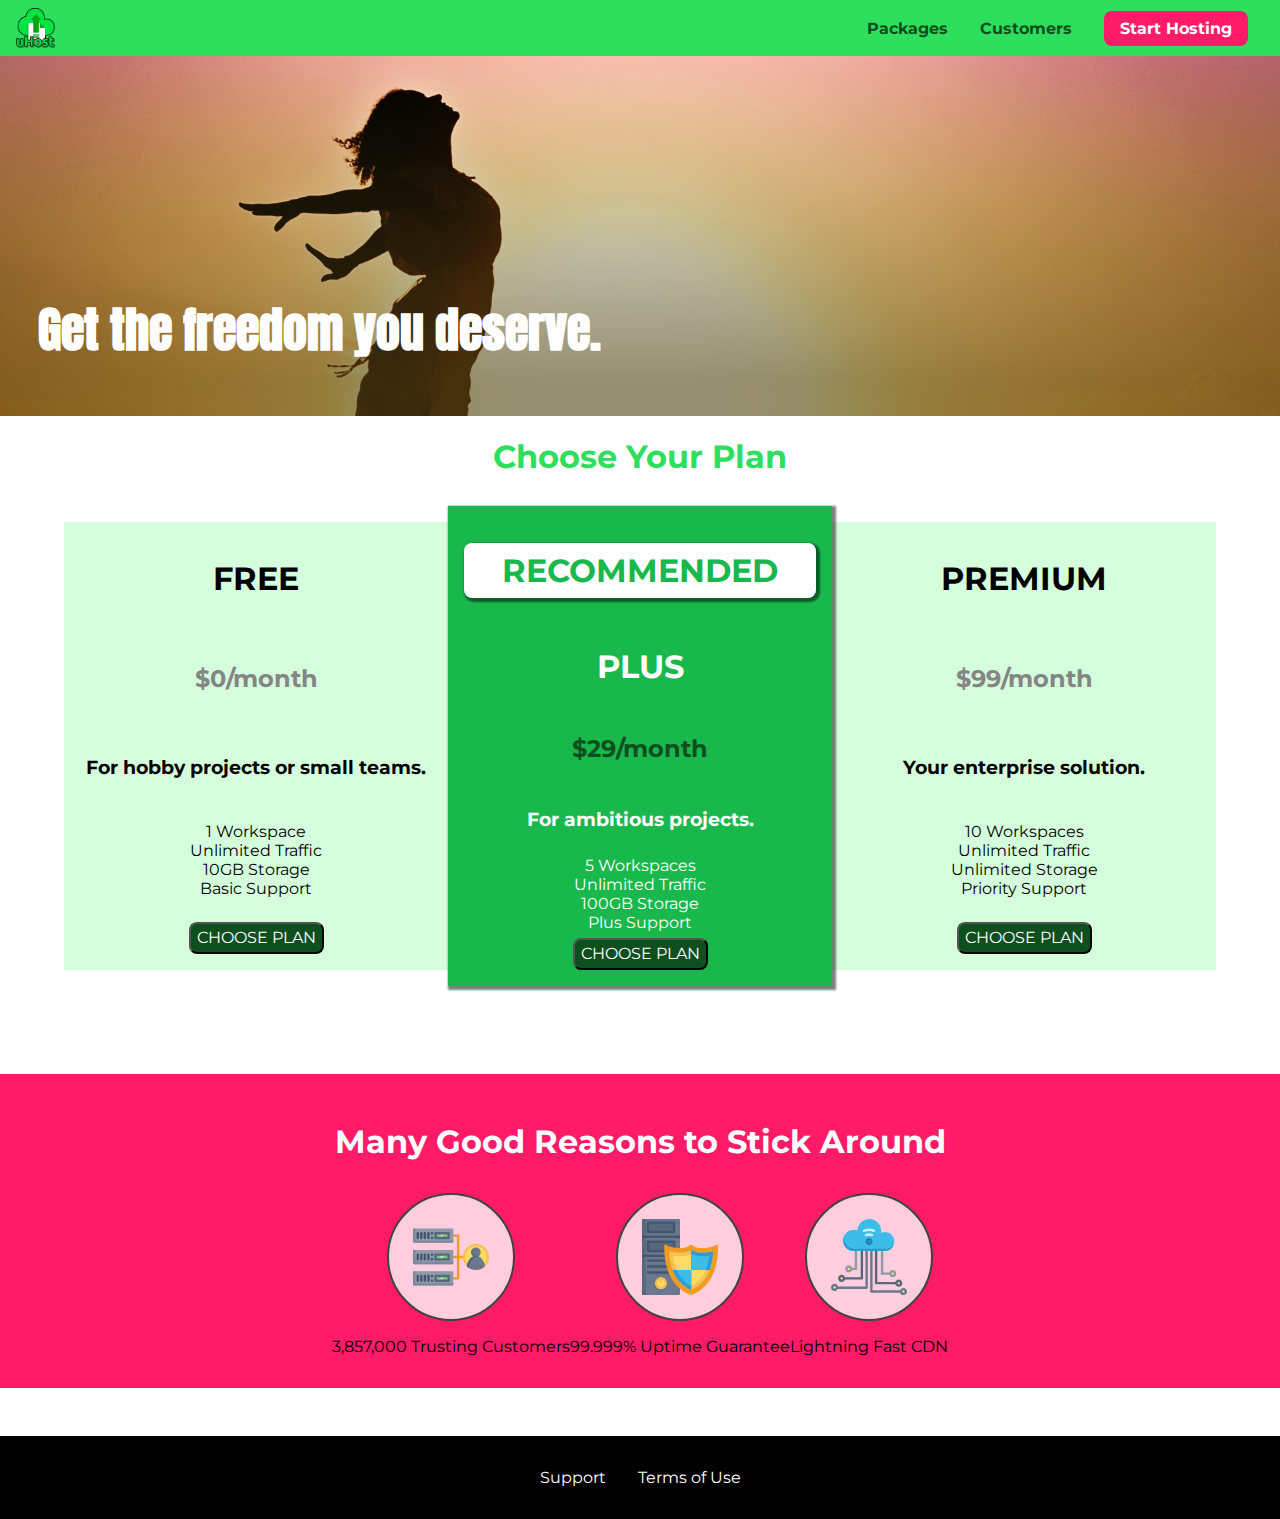
<file: index.html>
<!DOCTYPE html>
<html lang="en">
  <head>
    <meta charset="UTF-8" />
    <meta http-equiv="X-UA-Compatible" content="ie=edge" />
    <meta name="viewport" content="width=device-width, initial-scale=1.0" />
    <title>uHost</title>
    <link rel="shortcut icon" href="favicon.png" />
    <link rel="stylesheet" href="main.css" />
    <link rel="stylesheet" href="shared.css" />
  </head>

  <body>
    <div class="backdrop"></div>
    <div class="modal">
      <h1 class="modal__title">Do You Want To Continue?</h1>
      <div class="modal__actions">
        <a href="start-hosting/index.html" class="modal__action">Yes!</a>
        <button class="modal_action modal__action--negative" type="button">
          No!
        </button>
      </div>
    </div>
    <header class="main-header">
      <div>
        <button class="toggle-button">
          <span class="toggle-button__bar"></span>
          <span class="toggle-button__bar"></span>
          <span class="toggle-button__bar"></span>
        </button>
        <a href="index.html" class="main-header__brand">
          <img src="images/uhost-icon.png" alt="" />
        </a>
      </div>
      <nav class="main-nav">
        <ul class="main-nav__items">
          <li class="main-nav__item">
            <a href="packages/index.html">Packages</a>
          </li>
          <li class="main-nav__item">
            <a href="customers/index.html">Customers</a>
          </li>
          <li class="main-nav__item main-nav__item--cta">
            <a href="start-hosting/index.html">Start Hosting</a>
          </li>
        </ul>
      </nav>
    </header>
    <nav class="mobile-nav">
      <ul class="mobile-nav__items">
        <li class="mobile-nav__item">
          <a href="packages/index.html">Packages</a>
        </li>
        <li class="mobile-nav__item">
          <a href="customers/index.html">Customers</a>
        </li>
        <li class="mobile-nav__item mobile-nav__item--cta">
          <a href="start-hosting/index.html">Start Hosting</a>
        </li>
      </ul>
    </nav>
    <main>
      <section id="product-overview">
        <h1>Get the freedom you deserve.</h1>
      </section>
      <section id="plans">
        <h1 class="section-title">Choose Your Plan</h1>
        <div class="plan__list">
          <article class="plan">
            <h1 class="plan__item">FREE</h1>
            <h2 class="plan__price">$0/month</h2>
            <h3>For hobby projects or small teams.</h3>
            <ul class="plan__features">
              <li>1 Workspace</li>
              <li>Unlimited Traffic</li>
              <li>10GB Storage</li>
              <li>Basic Support</li>
            </ul>
            <div>
              <button class="plan__button">CHOOSE PLAN</button>
            </div>
          </article>
          <article class="plan plan--highlighted">
            <h1 class="plan__annotation">RECOMMENDED</h1>
            <h1 class="plan__item">PLUS</h1>
            <h2 class="plan__price">$29/month</h2>
            <h3>For ambitious projects.</h3>
            <ul class="plan__features">
              <li>5 Workspaces</li>
              <li>Unlimited Traffic</li>
              <li>100GB Storage</li>
              <li>Plus Support</li>
            </ul>
            <div>
              <button class="plan__button">CHOOSE PLAN</button>
            </div>
          </article>
          <article class="plan">
            <h1 class="plan__item">PREMIUM</h1>
            <h2 class="plan__price">$99/month</h2>
            <h3>Your enterprise solution.</h3>
            <ul class="plan__features">
              <li>10 Workspaces</li>
              <li>Unlimited Traffic</li>
              <li>Unlimited Storage</li>
              <li>Priority Support</li>
            </ul>
            <div>
              <button class="plan__button">CHOOSE PLAN</button>
            </div>
          </article>
        </div>
      </section>
      <section id="key-features">
        <h1 class="section-title">Many Good Reasons to Stick Around</h1>
        <ul class="key-feature__list">
          <li>
            <div class="key-feature__image">
              <svg viewBox="0 0 512 512">
                <path
                  style="fill: #f09b24"
                  d="M344,248h-32V112c0-4.418-3.582-8-8-8h-40c-4.418,0-8,3.582-8,8s3.582,8,8,8h32v128h-32  c-4.418,0-8,3.582-8,8s3.582,8,8,8h32v128h-32c-4.418,0-8,3.582-8,8s3.582,8,8,8h40c4.418,0,8-3.582,8-8V264h32c4.418,0,8-3.582,8-8  S348.418,248,344,248z"
                />
                <path
                  style="fill: #8e9aa9"
                  d="M264,64H8c-4.418,0-8,3.582-8,8v80c0,4.418,3.582,8,8,8h256c4.418,0,8-3.582,8-8V72  C272,67.582,268.418,64,264,64z"
                />
                <path
                  style="fill: #7c899b"
                  d="M24,144c-4.418,0-8-3.582-8-8V64H8c-4.418,0-8,3.582-8,8v80c0,4.418,3.582,8,8,8h256  c4.418,0,8-3.582,8-8v-8H24z"
                />
                <rect
                  x="152"
                  y="96"
                  style="fill: #b8e3a8"
                  width="88"
                  height="32"
                />
                <g>
                  <polygon
                    style="fill: #7ec97d"
                    points="152,96 152,128 166,128 198,96  "
                  />
                  <polygon
                    style="fill: #7ec97d"
                    points="220,96 188,128 240,128 240,96  "
                  />
                </g>
                <path
                  style="fill: #56677e"
                  d="M240,136h-88c-4.418,0-8-3.582-8-8V96c0-4.418,3.582-8,8-8h88c4.418,0,8,3.582,8,8v32  C248,132.418,244.418,136,240,136z M160,120h72v-16h-72V120z"
                />
                <g>
                  <path
                    style="fill: #435670"
                    d="M32,136c-4.418,0-8-3.582-8-8V96c0-4.418,3.582-8,8-8s8,3.582,8,8v32C40,132.418,36.418,136,32,136z   "
                  />
                  <path
                    style="fill: #435670"
                    d="M56,136c-4.418,0-8-3.582-8-8V96c0-4.418,3.582-8,8-8s8,3.582,8,8v32C64,132.418,60.418,136,56,136z   "
                  />
                  <path
                    style="fill: #435670"
                    d="M80,136c-4.418,0-8-3.582-8-8V96c0-4.418,3.582-8,8-8s8,3.582,8,8v32C88,132.418,84.418,136,80,136z   "
                  />
                  <path
                    style="fill: #435670"
                    d="M104,136c-4.418,0-8-3.582-8-8V96c0-4.418,3.582-8,8-8s8,3.582,8,8v32   C112,132.418,108.418,136,104,136z"
                  />
                  <path
                    style="fill: #435670"
                    d="M128,105c-4.418,0-8-3.582-8-8v-1c0-4.418,3.582-8,8-8s8,3.582,8,8v1   C136,101.418,132.418,105,128,105z"
                  />
                  <path
                    style="fill: #435670"
                    d="M128,136c-4.418,0-8-3.582-8-8v-1c0-4.418,3.582-8,8-8s8,3.582,8,8v1   C136,132.418,132.418,136,128,136z"
                  />
                </g>
                <path
                  style="fill: #8e9aa9"
                  d="M264,208H8c-4.418,0-8,3.582-8,8v80c0,4.418,3.582,8,8,8h256c4.418,0,8-3.582,8-8v-80  C272,211.582,268.418,208,264,208z"
                />
                <path
                  style="fill: #7c899b"
                  d="M24,288c-4.418,0-8-3.582-8-8v-72H8c-4.418,0-8,3.582-8,8v80c0,4.418,3.582,8,8,8h256  c4.418,0,8-3.582,8-8v-8H24z"
                />
                <rect
                  x="152"
                  y="240"
                  style="fill: #b8e3a8"
                  width="88"
                  height="32"
                />
                <g>
                  <polygon
                    style="fill: #7ec97d"
                    points="152,240 152,272 166,272 198,240  "
                  />
                  <polygon
                    style="fill: #7ec97d"
                    points="220,240 188,272 240,272 240,240  "
                  />
                </g>
                <path
                  style="fill: #56677e"
                  d="M240,280h-88c-4.418,0-8-3.582-8-8v-32c0-4.418,3.582-8,8-8h88c4.418,0,8,3.582,8,8v32  C248,276.418,244.418,280,240,280z M160,264h72v-16h-72V264z"
                />
                <g>
                  <path
                    style="fill: #435670"
                    d="M32,280c-4.418,0-8-3.582-8-8v-32c0-4.418,3.582-8,8-8s8,3.582,8,8v32C40,276.418,36.418,280,32,280   z"
                  />
                  <path
                    style="fill: #435670"
                    d="M56,280c-4.418,0-8-3.582-8-8v-32c0-4.418,3.582-8,8-8s8,3.582,8,8v32C64,276.418,60.418,280,56,280   z"
                  />
                  <path
                    style="fill: #435670"
                    d="M80,280c-4.418,0-8-3.582-8-8v-32c0-4.418,3.582-8,8-8s8,3.582,8,8v32C88,276.418,84.418,280,80,280   z"
                  />
                  <path
                    style="fill: #435670"
                    d="M104,280c-4.418,0-8-3.582-8-8v-32c0-4.418,3.582-8,8-8s8,3.582,8,8v32   C112,276.418,108.418,280,104,280z"
                  />
                  <path
                    style="fill: #435670"
                    d="M128,249c-4.418,0-8-3.582-8-8v-1c0-4.418,3.582-8,8-8s8,3.582,8,8v1   C136,245.418,132.418,249,128,249z"
                  />
                  <path
                    style="fill: #435670"
                    d="M128,280c-4.418,0-8-3.582-8-8v-1c0-4.418,3.582-8,8-8s8,3.582,8,8v1   C136,276.418,132.418,280,128,280z"
                  />
                </g>
                <path
                  style="fill: #8e9aa9"
                  d="M264,352H8c-4.418,0-8,3.582-8,8v80c0,4.418,3.582,8,8,8h256c4.418,0,8-3.582,8-8v-80  C272,355.582,268.418,352,264,352z"
                />
                <path
                  style="fill: #7c899b"
                  d="M24,432c-4.418,0-8-3.582-8-8v-72H8c-4.418,0-8,3.582-8,8v80c0,4.418,3.582,8,8,8h256  c4.418,0,8-3.582,8-8v-8H24z"
                />
                <rect
                  x="152"
                  y="384"
                  style="fill: #b8e3a8"
                  width="88"
                  height="32"
                />
                <g>
                  <polygon
                    style="fill: #7ec97d"
                    points="152,384 152,416 166,416 198,384  "
                  />
                  <polygon
                    style="fill: #7ec97d"
                    points="220,384 188,416 240,416 240,384  "
                  />
                </g>
                <path
                  style="fill: #56677e"
                  d="M240,424h-88c-4.418,0-8-3.582-8-8v-32c0-4.418,3.582-8,8-8h88c4.418,0,8,3.582,8,8v32  C248,420.418,244.418,424,240,424z M160,408h72v-16h-72V408z"
                />
                <g>
                  <path
                    style="fill: #435670"
                    d="M32,424c-4.418,0-8-3.582-8-8v-32c0-4.418,3.582-8,8-8s8,3.582,8,8v32C40,420.418,36.418,424,32,424   z"
                  />
                  <path
                    style="fill: #435670"
                    d="M56,424c-4.418,0-8-3.582-8-8v-32c0-4.418,3.582-8,8-8s8,3.582,8,8v32C64,420.418,60.418,424,56,424   z"
                  />
                  <path
                    style="fill: #435670"
                    d="M80,424c-4.418,0-8-3.582-8-8v-32c0-4.418,3.582-8,8-8s8,3.582,8,8v32C88,420.418,84.418,424,80,424   z"
                  />
                  <path
                    style="fill: #435670"
                    d="M104,424c-4.418,0-8-3.582-8-8v-32c0-4.418,3.582-8,8-8s8,3.582,8,8v32   C112,420.418,108.418,424,104,424z"
                  />
                  <path
                    style="fill: #435670"
                    d="M128,393c-4.418,0-8-3.582-8-8v-1c0-4.418,3.582-8,8-8s8,3.582,8,8v1   C136,389.418,132.418,393,128,393z"
                  />
                  <path
                    style="fill: #435670"
                    d="M128,424c-4.418,0-8-3.582-8-8v-1c0-4.418,3.582-8,8-8s8,3.582,8,8v1   C136,420.418,132.418,424,128,424z"
                  />
                </g>
                <path
                  style="fill: #f7c14d"
                  d="M424,168c-48.523,0-88,39.477-88,88s39.477,88,88,88s88-39.477,88-88S472.523,168,424,168z"
                />
                <path
                  style="fill: #ffdb66"
                  d="M424,184c-39.701,0-72,32.299-72,72s32.299,72,72,72s72-32.299,72-72S463.701,184,424,184z"
                />
                <path
                  style="fill: #69788d"
                  d="M484.893,314.16C476.393,274.588,451.922,248,424,248s-52.393,26.588-60.893,66.16  c-0.605,2.82,0.354,5.749,2.511,7.664C381.731,336.124,402.465,344,424,344s42.269-7.876,58.381-22.176  C484.539,319.909,485.498,316.98,484.893,314.16z"
                />
                <path
                  style="fill: #56677e"
                  d="M434.053,249.171C430.768,248.403,427.411,248,424,248c-27.922,0-52.393,26.588-60.893,66.16  c-0.605,2.82,0.354,5.749,2.511,7.664c3.383,3.002,6.979,5.703,10.734,8.125C384.904,286.243,407.373,255.378,434.053,249.171z"
                />
                <path
                  style="fill: #69788d"
                  d="M424,192c-17.645,0-32,14.355-32,32s14.355,32,32,32s32-14.355,32-32S441.645,192,424,192z"
                />
                <path
                  style="fill: #56677e"
                  d="M432,248c-17.645,0-32-14.355-32-32c0-6.783,2.128-13.076,5.742-18.258  C397.444,203.53,392,213.138,392,224c0,17.645,14.355,32,32,32c10.862,0,20.471-5.444,26.258-13.742  C445.076,245.872,438.783,248,432,248z"
                />
              </svg>
            </div>
            <p>3,857,000 Trusting Customers</p>
          </li>
          <li>
            <div class="key-feature__image">
              <svg viewBox="0 0 512 512">
                <path
                  style="fill: #69788d"
                  d="M248,0H8C3.582,0,0,3.582,0,8v496c0,4.418,3.582,8,8,8h240c4.418,0,8-3.582,8-8V8  C256,3.582,252.418,0,248,0z"
                />
                <path
                  style="fill: #56677e"
                  d="M24,504V8c0-4.418,3.582-8,8-8H8C3.582,0,0,3.582,0,8v496c0,4.418,3.582,8,8,8h24  C27.582,512,24,508.418,24,504z"
                />
                <g>
                  <rect
                    x="0"
                    y="112"
                    style="fill: #435670"
                    width="256"
                    height="16"
                  />
                  <rect
                    x="0"
                    y="240"
                    style="fill: #435670"
                    width="256"
                    height="16"
                  />
                </g>
                <path
                  style="fill: #f7c14d"
                  d="M128,392c-22.056,0-40,17.944-40,40s17.944,40,40,40s40-17.944,40-40S150.056,392,128,392z"
                />
                <path
                  style="fill: #ffdb66"
                  d="M128,408c-13.233,0-24,10.767-24,24s10.767,24,24,24s24-10.767,24-24S141.233,408,128,408z"
                />
                <path
                  style="fill: #f7c14d"
                  d="M128,392c-2.739,0-5.414,0.278-8,0.805V424c0,4.418,3.582,8,8,8c4.418,0,8-3.582,8-8v-31.195  C133.414,392.278,130.739,392,128,392z"
                />
                <g>
                  <path
                    style="fill: #435670"
                    d="M216,288H40c-4.418,0-8-3.582-8-8s3.582-8,8-8h176c4.418,0,8,3.582,8,8S220.418,288,216,288z"
                  />
                  <path
                    style="fill: #435670"
                    d="M216,328H40c-4.418,0-8-3.582-8-8s3.582-8,8-8h176c4.418,0,8,3.582,8,8S220.418,328,216,328z"
                  />
                  <path
                    style="fill: #435670"
                    d="M216,368H40c-4.418,0-8-3.582-8-8s3.582-8,8-8h176c4.418,0,8,3.582,8,8S220.418,368,216,368z"
                  />
                  <path
                    style="fill: #435670"
                    d="M216,16H40c-4.418,0-8,3.582-8,8v64c0,4.418,3.582,8,8,8h176c4.418,0,8-3.582,8-8V24   C224,19.582,220.418,16,216,16z"
                  />
                </g>
                <rect
                  x="48"
                  y="32"
                  style="fill: #56677e"
                  width="160"
                  height="48"
                />
                <path
                  style="fill: #435670"
                  d="M216,144H40c-4.418,0-8,3.582-8,8v64c0,4.418,3.582,8,8,8h176c4.418,0,8-3.582,8-8v-64  C224,147.582,220.418,144,216,144z"
                />
                <rect
                  x="48"
                  y="160"
                  style="fill: #56677e"
                  width="160"
                  height="48"
                />
                <path
                  style="fill: #f09b24"
                  d="M511.747,180.237c-0.194-6.537-8.107-10.107-13.135-5.894c-5.6,4.693-42.904,21.282-98.514,21.282  c-33.45,0-64.625-20.999-64.929-21.206c-2.9-1.991-6.764-1.85-9.512,0.346c-2.677,2.135-27.201,20.86-63.793,20.86  c-55.607,0-92.914-16.589-98.515-21.282c-5.028-4.211-12.941-0.645-13.135,5.894c-1.634,54.834,4.655,105.941,18.693,151.903  c12.096,39.604,29.759,74.047,52.497,102.373c27.538,34.304,62.743,59.882,104.66,76.045c3.069,1.918,6.757,1.921,9.83,0  c41.917-16.163,77.122-41.741,104.66-76.045c22.738-28.326,40.401-62.77,52.497-102.373  C507.092,286.179,513.381,235.071,511.747,180.237z"
                />
                <path
                  style="fill: #f7c14d"
                  d="M476.21,221.226c-1.953-1.631-4.568-2.235-7.036-1.628c-21.686,5.327-44.926,8.028-69.075,8.028  c-25.926,0-49.633-8.975-64.955-16.504c-2.307-1.134-5.016-1.091-7.284,0.116c-14.059,7.477-36.919,16.388-65.994,16.388  c-24.153,0-47.394-2.701-69.075-8.028c-5.155-1.268-10.221,2.966-9.894,8.261c2.077,33.693,7.668,65.635,16.616,94.935  c22.774,74.565,66.139,126.334,128.888,153.868c2.032,0.891,4.397,0.891,6.43,0c61.777-27.107,104.716-78.876,127.62-153.868  c8.948-29.3,14.539-61.241,16.616-94.935C479.224,225.319,478.163,222.856,476.21,221.226z"
                />
                <path
                  style="fill: #ffdb66"
                  d="M331.609,451.727c-52.604-25.289-89.304-70.987-109.144-135.944  c-6.532-21.39-11.162-44.336-13.82-68.447c17.133,2.852,34.952,4.291,53.22,4.291c29.394,0,53.376-7.793,69.978-15.561  c17.44,7.736,41.656,15.561,68.256,15.561c18.267,0,36.085-1.439,53.219-4.291c-2.659,24.112-7.288,47.06-13.82,68.448  C419.545,381.108,383.27,426.805,331.609,451.727z"
                />
                <g>
                  <path
                    style="fill: #2c9dd4"
                    d="M479.066,227.858c0.157-2.539-0.903-5.002-2.856-6.633s-4.568-2.235-7.036-1.628   c-21.686,5.327-44.926,8.028-69.075,8.028c-25.926,0-49.633-8.975-64.955-16.504c-1.057-0.52-2.2-0.78-3.345-0.806l-0.072,133.351   h123.601c2.556-6.746,4.933-13.702,7.123-20.874C471.398,293.493,476.989,261.552,479.066,227.858z"
                  />
                  <path
                    style="fill: #2c9dd4"
                    d="M206.658,343.667c24.153,63.42,65.028,108.108,121.743,132.995c1.031,0.452,2.147,0.673,3.263,0.666   l0.063-133.661H206.658z"
                  />
                </g>
                <g>
                  <path
                    style="fill: #3cbde8"
                    d="M439.497,315.783c6.532-21.389,11.161-44.336,13.82-68.448c-17.134,2.852-34.952,4.291-53.219,4.291   c-26.6,0-50.815-7.824-68.256-15.561l-0.116,107.601h97.758C433.179,334.807,436.524,325.518,439.497,315.783z"
                  />
                  <path
                    style="fill: #3cbde8"
                    d="M232.523,343.667c21.144,50.298,54.363,86.56,99.087,108.06l0.117-108.06H232.523z"
                  />
                </g>
              </svg>
            </div>
            <p>99.999% Uptime Guarantee</p>
          </li>
          <li>
            <div class="key-feature__image">
              <svg viewBox="0 0 512 512">
                <path
                  style="fill: #8e9aa9"
                  d="M168,200c-4.418,0-8,3.582-8,8v120h-17.376c-3.302-9.311-12.194-16-22.624-16  c-13.234,0-24,10.767-24,24s10.766,24,24,24c10.429,0,19.321-6.689,22.624-16H168c4.418,0,8-3.582,8-8V208  C176,203.582,172.418,200,168,200z"
                />
                <path
                  style="fill: #ffdb66"
                  d="M120,328c-4.411,0-8,3.589-8,8s3.589,8,8,8s8-3.589,8-8S124.411,328,120,328z"
                />
                <path
                  style="fill: #56677e"
                  d="M208,200c-4.418,0-8,3.582-8,8v184H94.624C91.322,382.689,82.43,376,72,376  c-13.234,0-24,10.767-24,24s10.766,24,24,24c10.429,0,19.321-6.689,22.624-16H208c4.418,0,8-3.582,8-8V208  C216,203.582,212.418,200,208,200z"
                />
                <path
                  style="fill: #ffdb66"
                  d="M72,392c-4.411,0-8,3.589-8,8s3.589,8,8,8s8-3.589,8-8S76.411,392,72,392z"
                />
                <path
                  style="fill: #69788d"
                  d="M240,208c-4.418,0-8,3.582-8,8v239H47.24c-2.671-10.34-12.078-18-23.24-18c-13.234,0-24,10.767-24,24  s10.766,24,24,24c9.666,0,18.009-5.747,21.809-14H240c4.418,0,8-3.582,8-8V216C248,211.582,244.418,208,240,208z"
                />
                <path
                  style="fill: #ffdb66"
                  d="M24,453c-4.411,0-8,3.589-8,8s3.589,8,8,8s8-3.589,8-8S28.411,453,24,453z"
                />
                <path
                  style="fill: #69788d"
                  d="M488,464c-10.429,0-19.321,6.689-22.624,16H280V208c0-4.418-3.582-8-8-8s-8,3.582-8,8v280  c0,4.418,3.582,8,8,8h193.376c3.302,9.311,12.194,16,22.624,16c13.234,0,24-10.767,24-24S501.234,464,488,464z"
                />
                <path
                  style="fill: #ffdb66"
                  d="M488,480c-4.411,0-8,3.589-8,8s3.589,8,8,8s8-3.589,8-8S492.411,480,488,480z"
                />
                <path
                  style="fill: #56677e"
                  d="M456,408c-10.429,0-19.321,6.689-22.624,16H312V208c0-4.418-3.582-8-8-8s-8,3.582-8,8v224  c0,4.418,3.582,8,8,8h129.376c3.302,9.311,12.194,16,22.624,16c13.234,0,24-10.767,24-24S469.234,408,456,408z"
                />
                <path
                  style="fill: #ffdb66"
                  d="M456,424c-4.411,0-8,3.589-8,8s3.589,8,8,8s8-3.589,8-8S460.411,424,456,424z"
                />
                <path
                  style="fill: #8e9aa9"
                  d="M416,344c-10.429,0-19.321,6.689-22.624,16H352V208c0-4.418-3.582-8-8-8s-8,3.582-8,8v160  c0,4.418,3.582,8,8,8h49.376c3.302,9.311,12.194,16,22.624,16c13.234,0,24-10.767,24-24S429.234,344,416,344z"
                />
                <path
                  style="fill: #ffdb66"
                  d="M416,360c-4.411,0-8,3.589-8,8s3.589,8,8,8s8-3.589,8-8S420.411,360,416,360z"
                />
                <path
                  style="fill: #3cbde8"
                  d="M362,88c-8.741,0-17.231,1.751-25.06,5.085C337.646,88.797,338,84.43,338,80  c0-44.112-35.888-80-80-80c-42.823,0-77.895,33.816-79.909,76.149C170.393,73.415,162.244,72,154,72c-39.701,0-72,32.299-72,72  s32.299,72,72,72h208c35.29,0,64-28.71,64-64S397.29,88,362,88z"
                />
                <path
                  style="fill: #2c9dd4"
                  d="M368,200H160c-39.701,0-72-32.299-72-72c0-5.863,0.721-11.559,2.05-17.019  C84.918,120.88,82,132.102,82,144c0,39.701,32.299,72,72,72h208c30.389,0,55.88-21.296,62.379-49.743  C413.565,186.327,392.352,200,368,200z"
                />
                <path
                  style="fill: #2a7db5"
                  d="M256,128c-13.234,0-24,10.767-24,24s10.766,24,24,24c13.233,0,24-10.767,24-24S269.233,128,256,128z"
                />
                <path
                  style="fill: #2c9dd4"
                  d="M256,144c-4.411,0-8,3.589-8,8s3.589,8,8,8c4.411,0,8-3.589,8-8S260.411,144,256,144z"
                />
                <g>
                  <path
                    style="fill: #c5f1fa"
                    d="M221.755,87.695c-2.994,0-5.864-1.688-7.233-4.572c-1.894-3.991-0.194-8.763,3.798-10.657   C230.157,66.849,242.834,64,256,64c13.166,0,25.844,2.849,37.68,8.466c3.992,1.895,5.692,6.666,3.798,10.657   s-6.666,5.692-10.657,3.798C277.144,82.328,266.774,80,256,80c-10.774,0-21.144,2.328-30.821,6.921   C224.072,87.446,222.904,87.695,221.755,87.695z"
                  />
                  <path
                    style="fill: #c5f1fa"
                    d="M276.545,116.618c-1.148,0-2.316-0.249-3.424-0.774C267.745,113.293,261.985,112,256,112   c-5.985,0-11.745,1.293-17.121,3.844c-3.991,1.895-8.763,0.192-10.657-3.798c-1.894-3.992-0.193-8.764,3.798-10.657   C239.557,97.813,247.625,96,256,96c8.376,0,16.444,1.813,23.98,5.389c3.991,1.894,5.692,6.665,3.798,10.657   C282.41,114.93,279.539,116.618,276.545,116.618z"
                  />
                </g>
              </svg>
            </div>
            <p>Lightning Fast CDN</p>
          </li>
        </ul>
      </section>
    </main>
    <footer class="main-footer">
      <nav>
        <ul>
          <li>
            <a href="#">Support</a>
          </li>
          <li>
            <a href="#">Terms of Use</a>
          </li>
        </ul>
      </nav>
    </footer>
    <script src="shared.js"></script>
  </body>
</html>
</file>
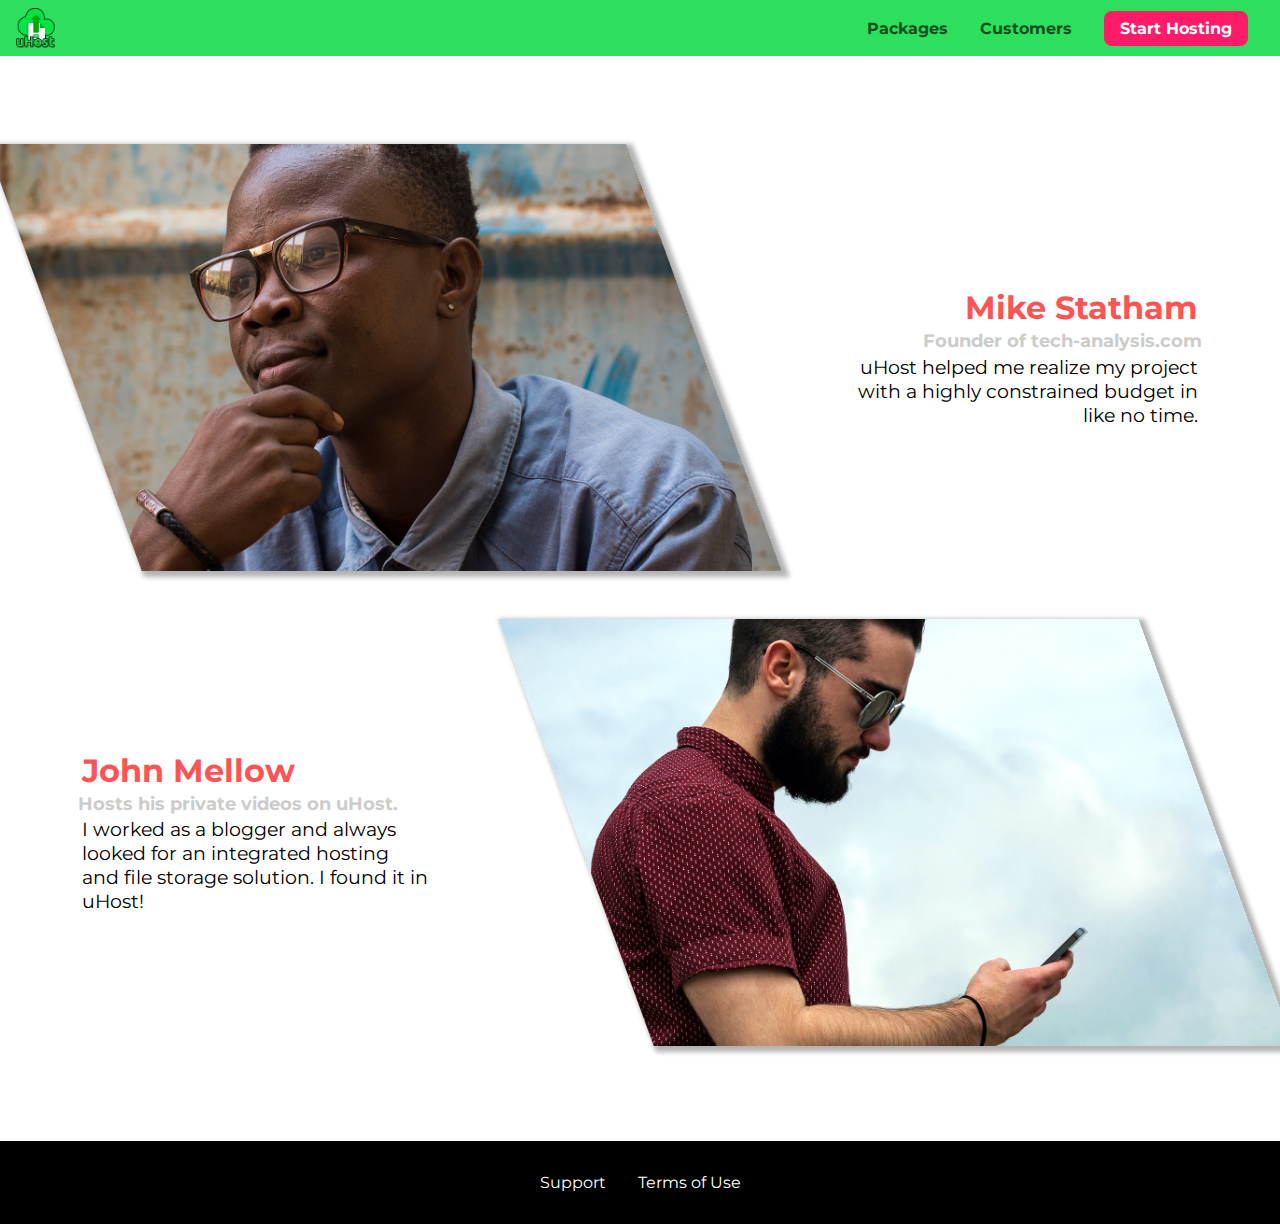
<file: Customers/index.html>
<!DOCTYPE html>
<html lang="en">
  <head>
    <meta charset="UTF-8" />
    <meta name="viewport" content="width=device-width, initial-scale=1.0" />
    <meta http-equiv="X-UA-Compatible" content="ie=edge" />
    <title>uHost Customers</title>
    <link rel="shortcut icon" href="../favicon.png" />
    <link rel="stylesheet" href="../shared.css" />
    <link rel="stylesheet" href="customers.css" />
  </head>

  <body>
    <div class="backdrop"></div>
    <header class="main-header">
      <div>
        <button class="toggle-button">
          <span class="toggle-button__bar"></span>
          <span class="toggle-button__bar"></span>
          <span class="toggle-button__bar"></span>
        </button>
        <a href="../index.html" class="main-header__brand">
          <img
            src="../images/uhost-icon.png"
            alt="uHost - Your favorite hosting company"
          />
        </a>
      </div>
      <nav class="main-nav">
        <ul class="main-nav__items">
          <li class="main-nav__item">
            <a href="../packages/index.html">Packages</a>
          </li>
          <li class="main-nav__item">
            <a href="index.html">Customers</a>
          </li>
          <li class="main-nav__item main-nav__item--cta">
            <a href="../start-hosting/index.html">Start Hosting</a>
          </li>
        </ul>
      </nav>
    </header>
    <nav class="mobile-nav">
      <ul class="mobile-nav__items">
        <li class="mobile-nav__item">
          <a href="../packages/index.html">Packages</a>
        </li>
        <li class="mobile-nav__item">
          <a href="customers/index.html">Customers</a>
        </li>
        <li class="mobile-nav__item mobile-nav__item--cta">
          <a href="../start-hosting/index.html">Start Hosting</a>
        </li>
      </ul>
    </nav>
    <main>
      <div>
        <div class="testimonial" id="customer-1">
          <div class="testimonial__image-container">
            <img
              src="../images/customer-1.jpg"
              alt="Mike Statham - Customer"
              class="testimonial__image"
            />
          </div>
          <div class="testimonial__info">
            <h1 class="testimonial__name">Mike Statham</h1>
            <h2 class="testimonial__subtitle">
              Founder of
              <a href="tech-analysis.com">tech-analysis.com</a>
            </h2>
            <p class="testimonial__text">
              uHost helped me realize my project with a highly constrained
              budget in like no time.
            </p>
          </div>
        </div>
        <div class="testimonial" id="customer-2">
          <div class="testimonial__info">
            <h1 class="testimonial__name">John Mellow</h1>
            <h2 class="testimonial__subtitle">
              Hosts his private videos on uHost.
            </h2>
            <p class="testimonial__text">
              I worked as a blogger and always looked for an integrated hosting
              and file storage solution. I found it in uHost!
            </p>
          </div>
          <div class="testimonial__image-container">
            <img
              src="../images/customer-2.jpg"
              alt="John Mellow - Customer"
              class="testimonial__image"
            />
          </div>
        </div>
      </div>
    </main>
    <footer class="main-footer">
      <nav>
        <ul>
          <li>
            <a href="#">Support</a>
          </li>
          <li>
            <a href="#">Terms of Use</a>
          </li>
        </ul>
      </nav>
    </footer>
    <script src="../shared.js"></script>
  </body>
</html>
</file>
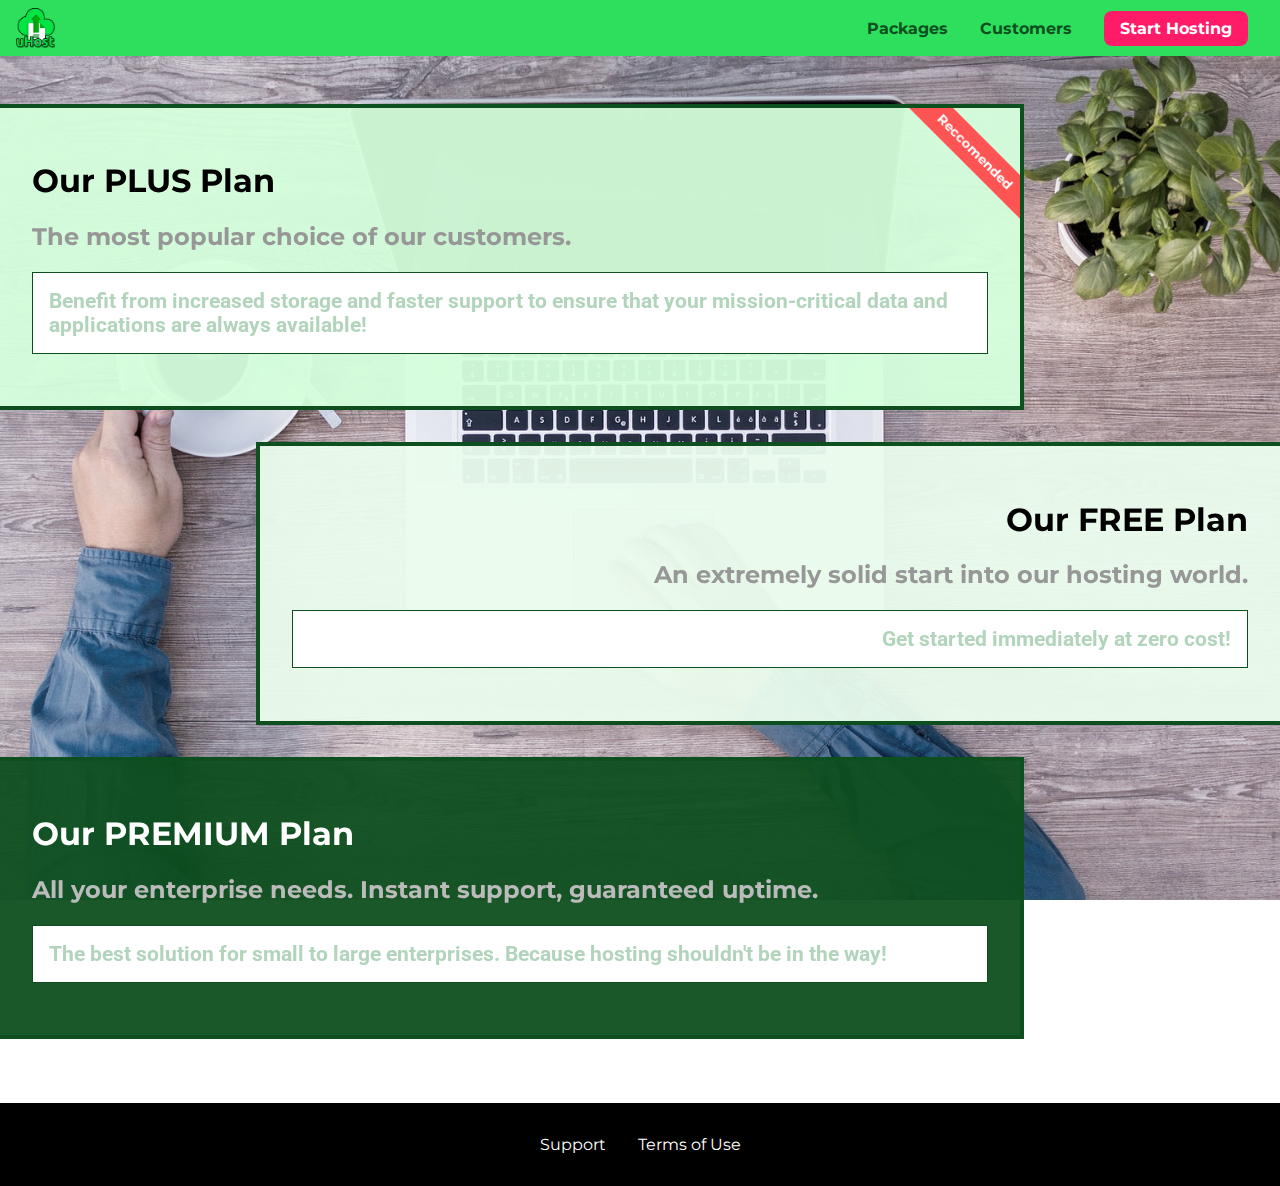
<file: packages/index.html>
<!DOCTYPE html>
<html lang="en">
  <head>
    <meta charset="UTF-8" />
    <meta http-equiv="X-UA-Compatible" content="ie=edge" />
    <meta name="viewport" content="width=device-width, initial-scale=1.0" />
    <title>uHost</title>
    <link rel="shortcut icon" href="favicon.png" />
    <link rel="stylesheet" href="../shared.css" />
    <link rel="stylesheet" href="packages.css" />
  </head>

  <body>
    <div class="backdrop"></div>
    <div class="background"></div>
    <header class="main-header">
      <div>
        <button class="toggle-button">
          <span class="toggle-button__bar"></span>
          <span class="toggle-button__bar"></span>
          <span class="toggle-button__bar"></span>
        </button>
        <a href="../index.html" class="main-header__brand">
          <img src="../images/uhost-icon.png" alt="" />
        </a>
      </div>
      <nav class="main-nav">
        <ul class="main-nav__items">
          <li class="main-nav__item">
            <a href="index.html">Packages</a>
          </li>
          <li class="main-nav__item">
            <a href="../customers/index.html">Customers</a>
          </li>
          <li class="main-nav__item main-nav__item--cta">
            <a href="../start-hosting/index.html">Start Hosting</a>
          </li>
        </ul>
      </nav>
    </header>
    <nav class="mobile-nav">
      <ul class="mobile-nav__items">
        <li class="mobile-nav__item">
          <a href="packages/index.html">Packages</a>
        </li>
        <li class="mobile-nav__item">
          <a href="../customers/index.html">Customers</a>
        </li>
        <li class="mobile-nav__item mobile-nav__item--cta">
          <a href="../start-hosting/index.html">Start Hosting</a>
        </li>
      </ul>
    </nav>
    <main>
      <section class="package" id="plus">
        <a href="#">
          <h1 class="package__title">Our PLUS Plan</h1>
          <h2 class="package__badge">Reccomended</h2>
          <h2 class="package__subtitle">
            The most popular choice of our customers.
          </h2>
          <p class="package__info">
            Benefit from increased storage and faster support to ensure that
            your mission-critical data and applications are always available!
          </p>
        </a>
      </section>
      <section class="package" id="free">
        <a href="#">
          <h1 class="package__title">Our FREE Plan</h1>
          <h2 class="package__subtitle">
            An extremely solid start into our hosting world.
          </h2>
          <p class="package__info">Get started immediately at zero cost!</p>
        </a>
      </section>
      <div class="clearfix"></div>
      <section class="package" id="premium">
        <a href="#">
          <h1 class="package__title">Our PREMIUM Plan</h1>
          <h2 class="package__subtitle">
            All your enterprise needs. Instant support, guaranteed uptime.
          </h2>
          <p class="package__info">
            The best solution for small to large enterprises. Because hosting
            shouldn't be in the way!
          </p>
        </a>
      </section>
    </main>
    <footer class="main-footer">
      <nav>
        <ul class="main-footer__links">
          <li class="main-footer__link">
            <a href="#">Support</a>
          </li>
          <li class="main-footer__link">
            <a href="#">Terms of Use</a>
          </li>
        </ul>
      </nav>
    </footer>
    <script src="../shared.js"></script>
  </body>
</html>
</file>
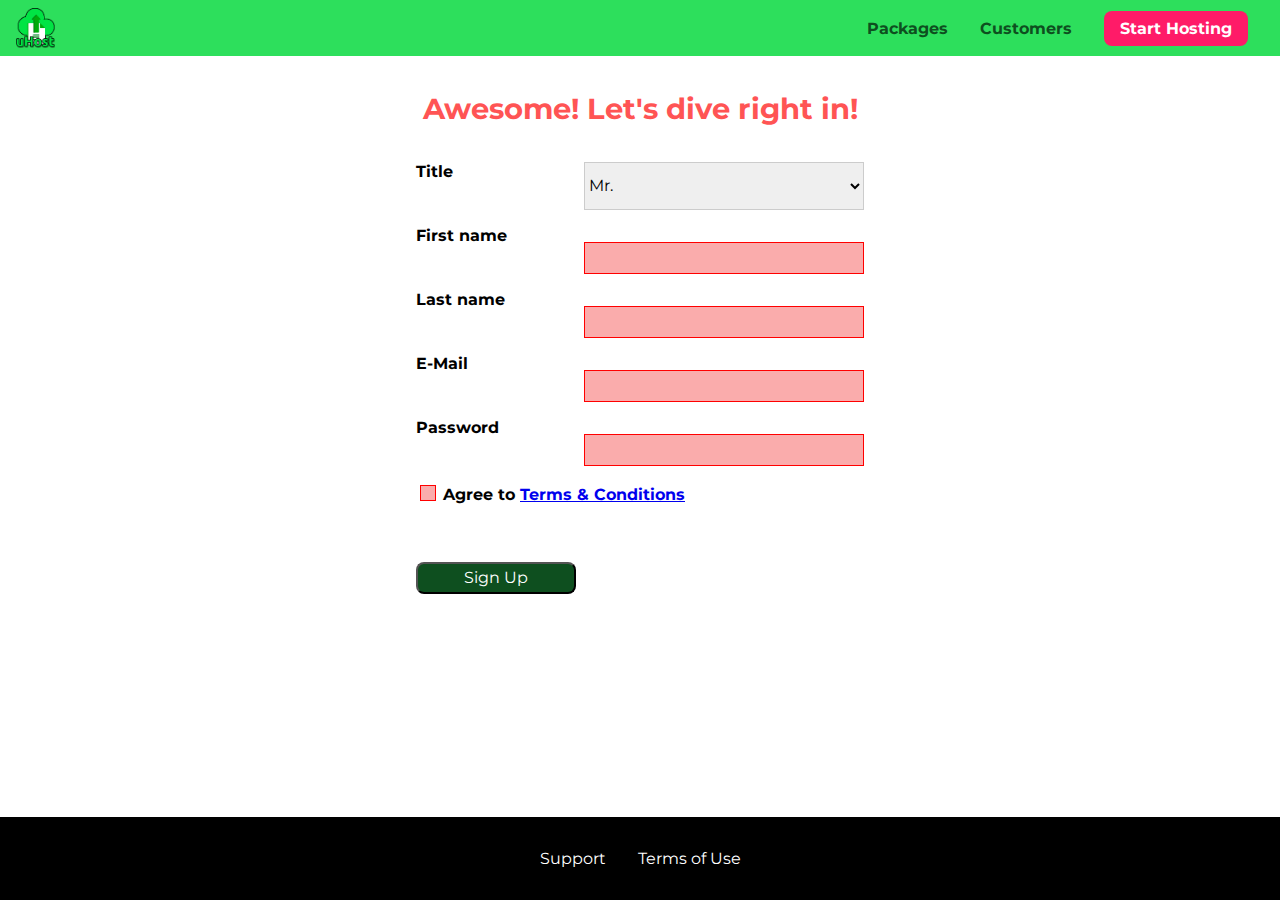
<file: start-hosting/index.html>
<!DOCTYPE html>
<html lang="en">
  <head>
    <meta charset="UTF-8" />
    <meta name="viewport" content="width=device-width, initial-scale=1.0" />
    <meta http-equiv="X-UA-Compatible" content="ie=edge" />
    <title>uHost Signup</title>
    <link rel="shortcut icon" href="../favicon.png" />
    <link rel="stylesheet" href="../shared.css" />
    <link rel="stylesheet" href="start-hosting.css" />
  </head>

  <body>
    <div class="backdrop"></div>
    <header class="main-header">
      <div>
        <button class="toggle-button">
          <span class="toggle-button__bar"></span>
          <span class="toggle-button__bar"></span>
          <span class="toggle-button__bar"></span>
        </button>
        <a href="../index.html" class="main-header__brand">
          <img
            src="../images/uhost-icon.png"
            alt="uHost - Your favorite hosting company"
          />
        </a>
      </div>
      <nav class="main-nav">
        <ul class="main-nav__items">
          <li class="main-nav__item">
            <a href="../packages/index.html">Packages</a>
          </li>
          <li class="main-nav__item">
            <a href="../customers/index.html">Customers</a>
          </li>
          <li class="main-nav__item main-nav__item--cta">
            <a href="index.html">Start Hosting</a>
          </li>
        </ul>
      </nav>
    </header>
    <nav class="mobile-nav">
      <ul class="mobile-nav__items">
        <li class="mobile-nav__item">
          <a href="../packages/index.html">Packages</a>
        </li>
        <li class="mobile-nav__item">
          <a href="../customers/index.html">Customers</a>
        </li>
        <li class="mobile-nav__item mobile-nav__item--cta">
          <a href="index.html">Start Hosting</a>
        </li>
      </ul>
    </nav>
    <main class="signup-page">
      <h1 class="signup-title">Awesome! Let's dive right in!</h1>
      <form action="index.html" class="signup-form">
        <label for="title">Title</label>
        <select id="title">
          <option value="mr">Mr.</option>
          <option value="ms">Ms.</option>
        </select>
        <label for="first-name">First name</label>
        <input type="text" id="first-name" required />
        <label for="last-name">Last name</label>
        <input type="text" id="last-name" required />
        <label for="email">E-Mail</label>
        <input type="email" id="email" required />
        <label for="password">Password</label>
        <input type="password" id="password" required />
        <div class="signup-form__checkbox">
          <input type="checkbox" id="agree-terms" required />
          <label for="agree-terms"
            >Agree to
            <a href="#">Terms &amp; Conditions</a>
          </label>
        </div>
        <button type="submit" class="button">Sign Up</button>
      </form>
    </main>
    <footer class="main-footer">
      <nav>
        <ul class="main-footer__links">
          <li class="main-footer__link">
            <a href="#">Support</a>
          </li>
          <li class="main-footer__link">
            <a href="#">Terms of Use</a>
          </li>
        </ul>
      </nav>
    </footer>
    <script src="../shared.js"></script>
  </body>
</html>
</file>
<file: main.css>
#product-overview {
  background: linear-gradient(to top, rgba(80, 68, 18, 0.6) 10%, transparent),
    url("images/freedom.jpg") top/cover no-repeat border-box, #ff1b68;
  /* background-image: url("freedom.jpg");
    background-size: cover;
    background-position: left 10% bottom 20%; */
  /* background-repeat: no-repeat;
    background-origin: border-box;
    background-clip: border-box; */
  /* background-image: linear-gradient(180deg, red 70%, blue 60%, rgba(0,0,0,0.5)); */
  /* background-image: radial-gradient(ellipse farthest-corner at 20% 50%, red, blue 70%, green); */
  width: 100vw;
  height: 33vh;
  /* border: 5px dashed red; */
  position: relative;
}

#product-overview h1 {
  color: white;
  font-family: "Anton", sans-serif;
  position: absolute;
  bottom: 5%;
  left: 3%;
  font-size: 1.6rem;
}

button {
  background-color: #0e4f1f;
  color: white;
  height: 2rem;
  border-radius: 8px;
  font: inherit;
}

@media (min-width: 40rem) and (min-height: 40rem) {
  #product-overview {
    height: 40vh;
    background-position: 50% 25%;
  }

  #product-overview h1 {
    font-size: 3rem;
  }
}

.section-title {
  color: #2ddf5c;
  text-align: center;
}

.plan {
  background: #d5ffdc;
  text-align: center;
  padding: 1rem;
  margin: 0.5rem 0;
  width: 100%;
}

.plan--highlighted {
  background: #19b84c;
  color: white;
}

.plan__annotation {
  background: white;
  color: #19b84c;
  padding: 0.5rem;
  box-shadow: 2px 2px 2px 2px rgba(0, 0, 0, 0.5);
  border-radius: 8px;
}

.plan__title {
  color: #0e4f1f;
}

.plan__price {
  color: #858585;
}

.plan--highlighted .plan__title {
  color: white;
}

.plan--highlighted .plan__price {
  color: #0e4f1f;
}

.plan__features {
  list-style: none;
  margin: 0;
  padding: 0;
}

.plan__feature {
  margin: 0.5rem 0;
}

@media (min-width: 40rem) {
  #product-overview {
    height: 40vh;
    background-position: 50% 25%;
  }
  .plan__list {
    width: 100%;
    display: flex;
    justify-content: center;
    align-items: center;
  }

  .plan {
    width: 30%;
    min-width: 13rem;
    max-width: 25rem;
    display: flex;
    flex-direction: column;
    justify-content: space-between;
    height: 28rem;
  }

  .plan--highlighted {
    box-shadow: 2px 2px 2px 2px rgba(0, 0, 0, 0.5);
    height: 30rem;
    z-index: 50;
  }
}

#key-features {
  background: #ff1b68;
  margin-top: 5rem;
  padding: 1rem;
}

#key-features .section-title {
  color: white;
  margin: 2rem;
}

.key-feature__list {
  list-style: none;
  margin: 0;
  padding: 0;
  text-align: center;
}

.key-feature__image {
  background: #ffcede;
  width: 128px;
  height: 128px;
  border: 2px solid #424242;
  border-radius: 50%;
  margin: auto;
  padding: 1.5rem;
}

.key-feature__description {
  text-align: center;
  font-weight: bold;
  color: white;
  font-size: 1.2rem;
}

@media (min-width: 40rem) {
  .key-feature {
    width: 30%;
    max-width: 25rem;
  }

  .key-feature__list {
    display: flex;
    justify-content: center;
  }
}

.modal {
  opacity: 0;
  transform: translateY(-3rem);
  position: fixed;
  z-index: 200;
  transition: opacity 200ms ease-out, transform 500ms ease-out;
  top: 20%;
  left: 30%;
  width: 40%;
  background: white;
  padding: 1rem;
  border: 1px solid #ccc;
  box-shadow: 1px 1px 1px rgba(0, 0, 0, 0.5);
}

.modal__title {
  text-align: center;
  margin: 0 0 1rem 0;
}

.modal__actions {
  text-align: center;
}

.modal__action {
  border: 1px solid #0e4f1f;
  background: #0e4f1f;
  text-decoration: none;
  color: white;
  font: inherit;
  padding: 0.5rem 1rem;
  cursor: pointer;
}

.modal__action:hover,
.modal__action:active {
  background: #2ddf5c;
  border-color: #2ddf5c;
}

.modal__action--negative {
  background: red;
  border-color: red;
}

.modal__action--negative:hover,
.modal__action--negative:active {
  background: #ff5454;
  border-color: #ff5454;
}
</file>
<file: shared.css>
@import url("https://fonts.googleapis.com/css2?family=Roboto:wght@400;700&display=swap");
@import url("https://fonts.googleapis.com/css2?family=Anton:wght@400;700&display=swap");
@import url("https://fonts.googleapis.com/css2?family=Montserrat:wght@400;700&display=swap");

* {
  box-sizing: border-box;
}

html {
  height: 100%;
}

body {
  height: 100%;
  font-family: "Montserrat", sans-serif;
  margin: 0;
  display: grid;
  grid-template-rows: 3.5rem auto fit-content(8rem);
}

main {
  grid-row: 2 / 3;
}

.backdrop {
  position: fixed;
  z-index: 100;
  width: 100vw;
  height: 100vh;
  background: rgba(0, 0, 0, 0.5);
  top: 0;
  left: 0;
  display: none;
  opacity: 0;
  transition: opacity 500ms linear;
}

.main-header {
  width: 100%;
  background: #2ddf5c;
  padding: 8px 16px;
  position: fixed;
  z-index: 60;
  top: 0;
  display: flex;
  align-items: center;
  justify-content: space-between;
}

.main-header__brand {
  color: #0e4f1f;
  text-decoration: none;
  font-weight: bold;
  height: 2.5rem;
}

.main-header__brand img {
  height: 2.5rem;
  vertical-align: middle;
}

.main-nav {
  display: none;
}

.main-nav__items {
  margin: 0;
  padding: 0;
  list-style: none;
  display: flex;
}

.main-nav__item {
  margin: 0 16px;
}

.main-nav__item a,
.mobile-nav__item a {
  text-decoration: none;
  color: #0e4f1f;
  font-weight: bold;
  padding: 3px 0;
}

.main-nav__item a:hover,
.main-nav__item a:active {
  color: white;
  border-bottom: 5px solid white;
}

.main-nav__item--cta {
  animation: wiggle 200ms 2s 8 none;
}

.main-nav__item--cta a,
.mobile-nav__item--cta a {
  color: white;
  background: #ff1b68;
  padding: 8px 16px;
  border-radius: 8px;
}

.main-nav__item--cta a:hover,
.main-nav__item--cta a:active,
.mobile-nav__item--cta a:hover,
.mobile-nav__item--cta a:active {
  color: #ff1b68;
  background: white;
  border: none;
}

.mobile-nav {
  transform: translateX(-100%);
  transition: transform 300ms ease-out;
  position: fixed;
  z-index: 101;
  top: 0;
  left: 0;
  background: white;
  width: 80%;
  height: 100vh;
}

.mobile-nav__items {
  width: 90%;
  height: 100%;
  list-style: none;
  margin: 0 0;
  padding: 0;
  text-align: center;
  display: flex;
  flex-direction: column;
  justify-content: center;
  align-items: center;
}

.mobile-nav__item {
  margin: 1rem 0;
}

.mobile-nav__item a {
  font-size: 1.5rem;
}

.toggle-button {
  width: 3rem;
  background: transparent;
  border: none;
  cursor: pointer;
  padding-top: 0;
  padding-bottom: 0;
  vertical-align: middle;
}

.toggle-button:focus {
  outline: none;
}

.toggle-button__bar {
  width: 100%;
  height: 0.2rem;
  background: black;
  display: block;
  margin: 0.6rem 0;
}

.main-footer {
  background: black;
  padding: 2rem;
  margin-top: 3rem;
  grid-row: 3/4;
}

.main-footer ul {
  list-style: none;
  margin: 0;
  padding: 0;
  text-align: center;
  display: flex;
  flex-direction: column;
  align-items: center;
}

.main-footer ul li {
  margin: 1rem 0;
}

.main-footer ul li a {
  color: white;
  text-decoration: none;
}

.main-footer ul li a:hover {
  color: #ccc;
}

.open {
  display: block !important;
  opacity: 1 !important;
  transform: translateY(0) !important;
}

@media (min-width: 40rem) {
  .toggle-button {
    display: none;
  }
  .main-nav {
    display: flex;
  }
  .main-footer ul {
    margin: 0 1rem;
    flex-direction: row;
    justify-content: center;
  }
  .main-footer ul li {
    flex-direction: row;
    justify-content: center;
    margin: 0 1rem;
  }
}

@keyframes wiggle {
  0% {
    transform: rotateZ(0);
  }
  50% {
    transform: rotateZ(-10deg);
  }
  100% {
    transform: rotateZ(10deg);
  }
}
</file>
<file: Customers/customers.css>
main {
  padding-top: 2.5rem;
}

.testimonial {
  font-size: 1.2rem;
}

.testimonial__image-container {
  width: 60%;
  max-width: 40rem;
  display: inline-block;
  box-shadow: 3px 3px 5px 3px rgba(0, 0, 0, 0.3);
  transform: skew(20deg);
  overflow: hidden;
}

.testimonial__image {
  width: 100%;
  vertical-align: top;
  transform: skew(-20deg) scale(1.4);
}

.testimonial__info {
  text-align: right;
  padding: 0.9rem;
}

#customer-2.testimonial {
  text-align: right;
}

#customer-2 .testimonial__info {
  text-align: left;
}

.testimonial__name {
  margin: 0.2rem;
  font-size: 2rem;
  color: #ff5454;
}

.testimonial__subtitle {
  margin: 0;
  font-size: 1.1rem;
  color: #ccc;
}

.testimonial__subtitle a {
  color: inherit;
  text-decoration: none;
}

.testimonial__subtitle a:hover,
.testimonial__subtitle a:active {
  color: #7a7a7a;
}

.testimonial__text {
  margin: 0.2rem;
}

@media (min-width: 40rem) {
  .testimonial {
    margin: 3rem auto;
    max-width: 1500px;
    display: flex;
    align-items: center;
    justify-content: space-around;
  }
  .testimonial__image-container {
    width: 66%;
  }
  .testimonial__info {
    max-width: 30%;
  }
}

#customer-1:hover .testimonial__image-container {
  animation: flip 1s ease-out forwards;
}

#customer-2:hover .testimonial__image-container {
  animation: flip 1s ease-out forwards;
}

@keyframes flip {
  0% {
    transform: rotateY(0) skew(20deg);
  }
  50% {
    transform: rotateY(160deg) skew(20deg);
  }
  100% {
    transform: rotateY(360deg) skew(20deg);
  }
}
</file>
<file: packages/packages.css>
main {
  padding-top: 32px;
}

.background {
  background: url("../images/plans-background.jpg") center/cover;
  filter: grayscale(40%);
  width: 100vw;
  height: 100vh;
  position: fixed;
  z-index: -1;
}

.package {
  width: 80%;
  margin: 1rem 0;
  border: 4px solid #0e4f1f;
  border-left: none;
  position: relative;
  z-index: 1;
  overflow: hidden;
}

.package:hover,
.package:active {
  box-shadow: 2px 2px 4px rgba(0, 0, 0, 0.5);
  border-color: #ff5454;
  animation: push 1s ease-out forwards;
}

#free:hover {
  box-shadow: 2px 2px 4px rgba(0, 0, 0, 0.5);
  border-color: #ff5454;
}

.package__badge {
  position: absolute;
  top: 0;
  right: 0;
  margin: 0;
  font-size: 0.8rem;
  color: white;
  background: #ff5454;
  padding: 0.5rem;
  z-index: 10;
  transform: rotateZ(45deg) translateX(3.5rem) translateY(-1rem);
  width: 12rem;
  text-align: center;
}

.package a {
  text-decoration: none;
  color: inherit;
  display: block;
  padding: 2rem;
}

.package__subtitle {
  color: #979797;
}

.package__info {
  padding: 1rem;
  border: 1px solid #0e4f1f;
  font-size: 1.3rem;
  color: #b1d4ba;
  background: white;
  font-family: "Roboto", sans-serif;
  font-weight: 700;
}

.clearfix {
  clear: both;
}

#plus {
  background: rgba(213, 255, 220, 0.95);
}

#free {
  background: rgba(234, 252, 237, 0.95);
  float: right;
  border-right: none;
  border-left: 4px solid #0e4f1f;
  text-align: right;
}

#premium {
  background: rgba(14, 79, 31, 0.95);
}

#premium .package__title {
  color: white;
}

#premium .package__subtitle {
  color: #bbb;
}

@media (min-width: 40rem) {
  main {
    max-width: 1500px;
    margin-left: auto;
    margin-right: auto;
  }
}

@media (min-width: 1500px) {
  .package {
    border-left: 4px solid #0e4f1f;
  }
  #free {
    border-right: 4px solid #0e4f1f;
  }
  #free:hover {
    border-right-color: #ff5454;
  }
}

@keyframes push {
  0% {
    transform: translateY(0);
  }
  33% {
    transform: translateY(-1.5rem);
  }
  100% {
    transform: translateY(-1rem);
  }
}
</file>
<file: start-hosting/start-hosting.css>
main {
  padding-top: 1rem;
}

.signup-title {
  text-align: center;
  font-size: 1.8rem;
  color: #ff5454;
}

.signup-form {
  padding: 1rem;
  display: grid;
  grid-auto-rows: 3rem;
  grid-row-gap: 0.5rem;
}

.signup-form label {
  font-weight: bold;
}

.signup-form button {
  background-color: #0e4f1f;
  color: white;
  height: 2rem;
  border-radius: 8px;
  font: inherit;
}

.signup-form label,
.signup-form input,
.signup-form select {
  display: block;
  width: 100%;
}

.signup-form input[id="agree-terms"],
.signup-form input[id="agree-terms"] + label {
  display: inline-block;
  width: auto;
  vertical-align: bottom;
}

.signup-form input,
.signup-form select {
  border: 1px solid #ccc;
  font: inherit;
}

.signup-form input:not([type="checkbox"]),
.signup-form button[type="submit"] {
  display: block;
  margin-top: 1rem;
}

.signup-form input:focus,
.signup-form select:focus {
  outline: none;
  background: #d8f3df;
  border-color: #2ddf5c;
}

.signup-form input[type="checkbox"] {
  border: 1px solid #ccc;
  background: white;
  width: 1rem;
  height: 1rem;
  -webkit-appearance: none;
  -moz-appearance: none;
  appearance: none;
}

.signup-form input[type="checkbox"]:checked {
  background: #2ddf5c;
  border-color: #0e4f1f;
}

.signup-form input.invalid,
.signup-form input.invalid,
.signup-form :invalid {
  border: 1px solid red !important;
  background: rgb(250, 172, 172) !important;
}

@media (min-width: 40rem) {
  .signup-form {
    margin: auto;
    width: 30rem;
    grid-template-columns: 10rem auto;
    grid-row-gap: 1rem;
    grid-column-gap: 0.5rem;
  }
  .signup-form__checkbox {
    grid-column: span 2;
  }
  .signup-form[id="title"] {
    grid-row: span 2;
  }
}
</file>
